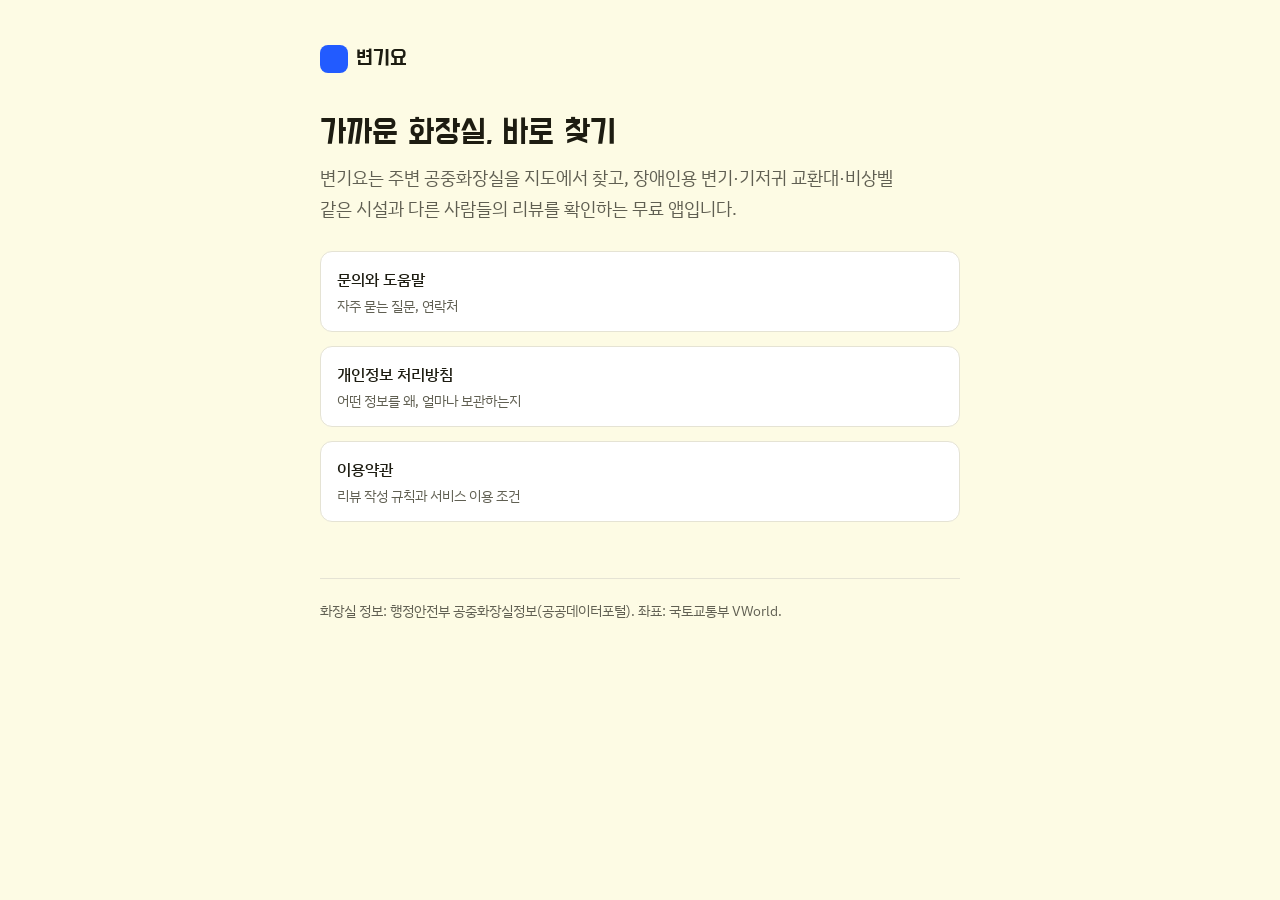
<file: index.html>
<!doctype html>
<html lang="ko">
<head>
  <meta charset="utf-8">
  <meta name="viewport" content="width=device-width, initial-scale=1">
  <title>변기요</title>
  <meta name="description" content="변기요는 주변 공중화장실을 지도에서 찾고, 장애인용·기저귀 교환대 같은 시설과 리뷰를 확인하는 무료 앱입니다.">
  <link rel="stylesheet" href="https://fonts.googleapis.com/css2?family=Do+Hyeon&family=IBM+Plex+Sans+KR:wght@400;500;600&display=swap">
  <link rel="stylesheet" href="style.css">
</head>
<body>
<main>
  <nav class="top">
    <a class="brand" href="./"><span class="brand-mark" aria-hidden="true"></span>변기요</a>
  </nav>

  <section class="hero">
    <h1>가까운 화장실, 바로 찾기</h1>
    <p>변기요는 주변 공중화장실을 지도에서 찾고, 장애인용 변기·기저귀 교환대·비상벨 같은 시설과 다른 사람들의 리뷰를 확인하는 무료 앱입니다.</p>
  </section>

  <ul class="links">
    <li><a href="support.html">문의와 도움말<span>자주 묻는 질문, 연락처</span></a></li>
    <li><a href="privacy.html">개인정보 처리방침<span>어떤 정보를 왜, 얼마나 보관하는지</span></a></li>
    <li><a href="terms.html">이용약관<span>리뷰 작성 규칙과 서비스 이용 조건</span></a></li>
  </ul>

  <footer>
    화장실 정보: 행정안전부 공중화장실정보(공공데이터포털). 좌표: 국토교통부 VWorld.
  </footer>
</main>
</body>
</html>
</file>
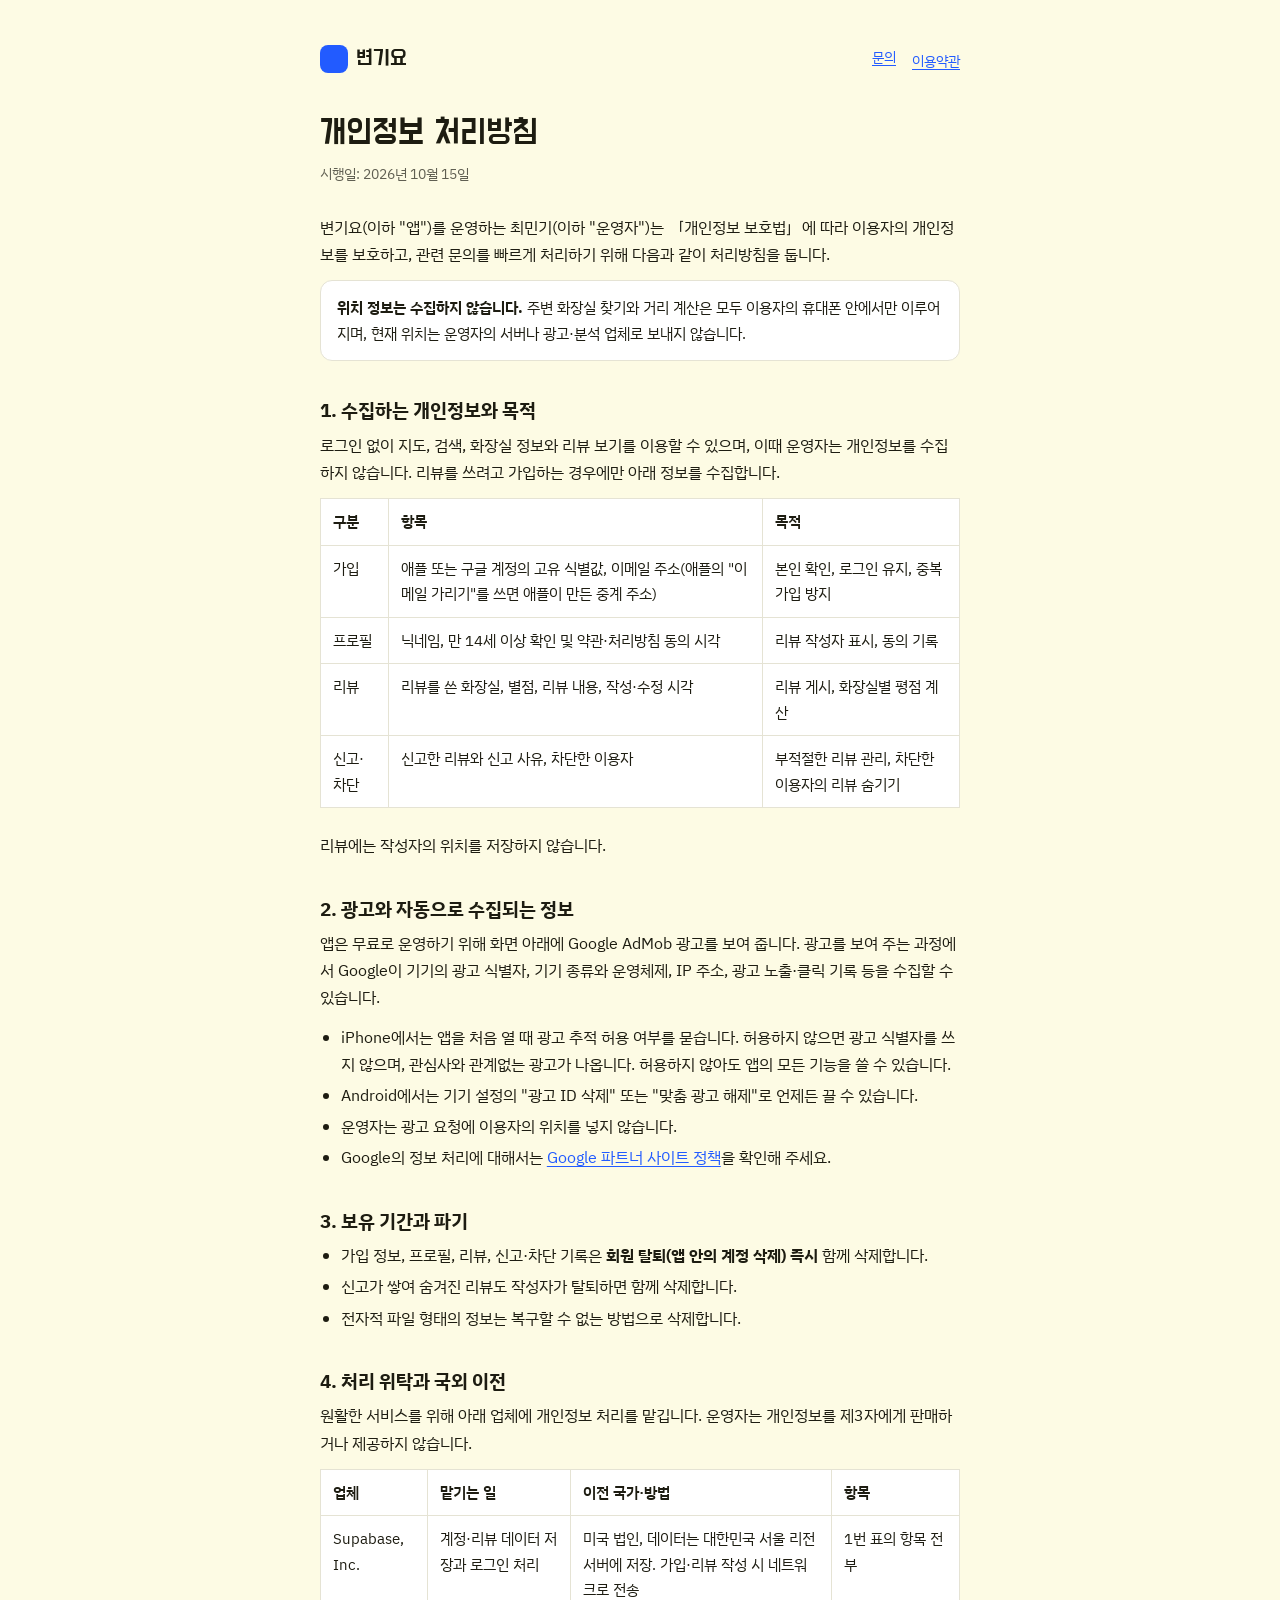
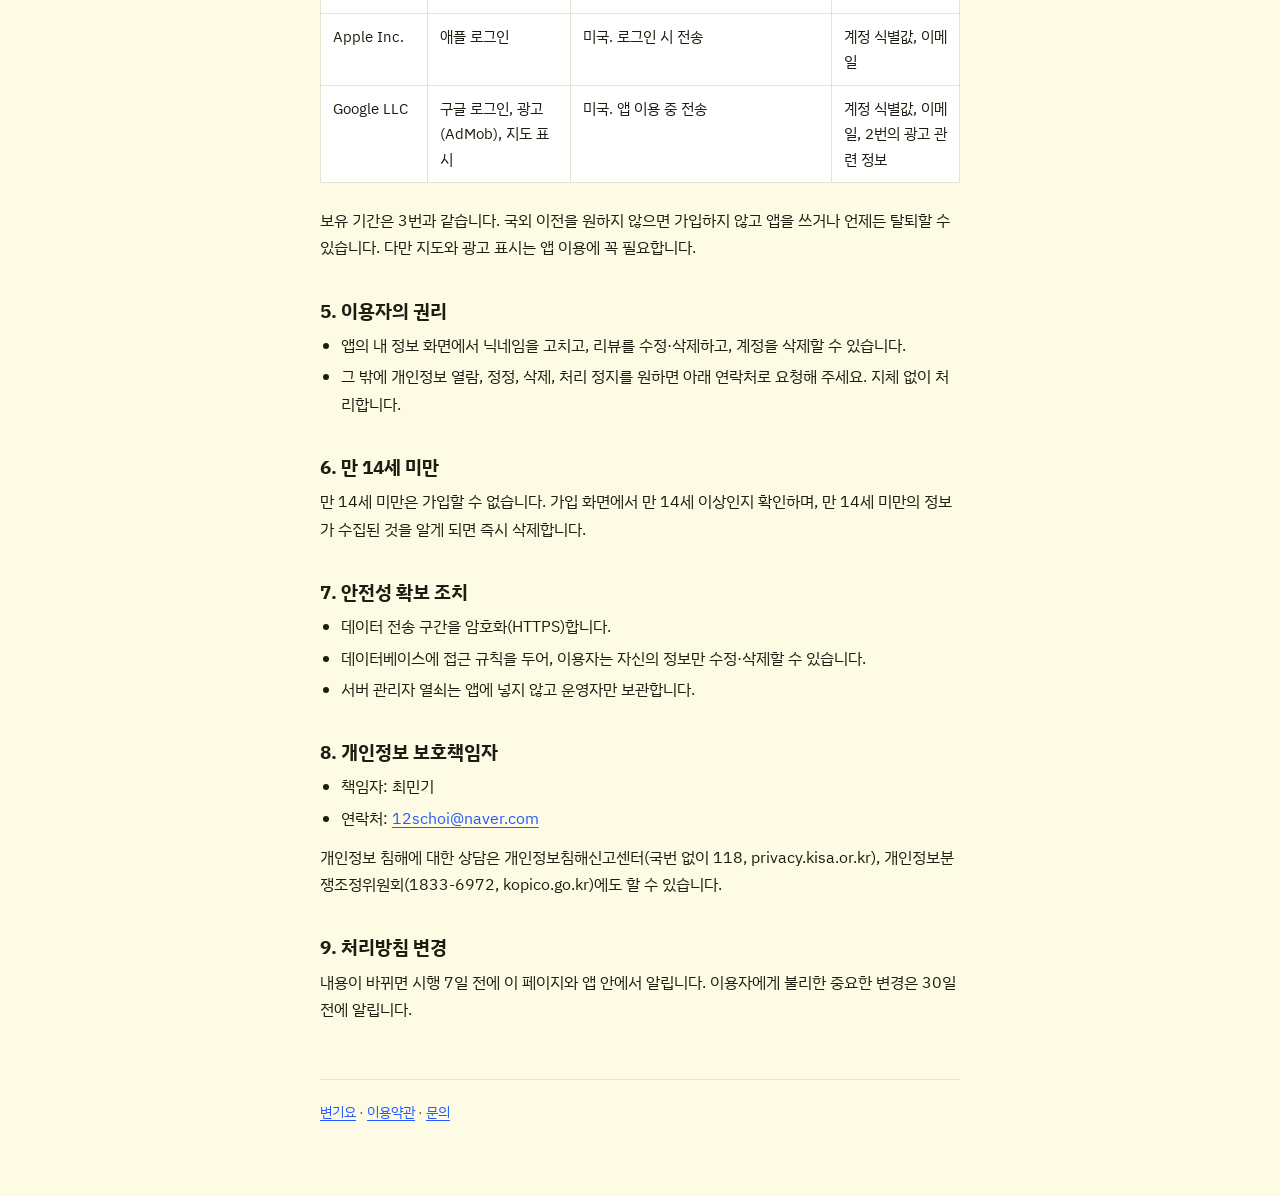
<file: privacy.html>
<!doctype html>
<html lang="ko">
<head>
  <meta charset="utf-8">
  <meta name="viewport" content="width=device-width, initial-scale=1">
  <title>변기요 개인정보 처리방침</title>
  <link rel="stylesheet" href="https://fonts.googleapis.com/css2?family=Do+Hyeon&family=IBM+Plex+Sans+KR:wght@400;500;600&display=swap">
  <link rel="stylesheet" href="style.css">
</head>
<body>
<main>
  <nav class="top">
    <a class="brand" href="./"><span class="brand-mark" aria-hidden="true"></span>변기요</a>
    <ul><li><a href="support.html">문의</a></li><li><a href="terms.html">이용약관</a></li></ul>
  </nav>

  <h1>개인정보 처리방침</h1>
  <p class="meta">시행일: 2026년 10월 15일</p>

  <p>변기요(이하 "앱")를 운영하는 최민기(이하 "운영자")는 「개인정보 보호법」에 따라 이용자의 개인정보를 보호하고, 관련 문의를 빠르게 처리하기 위해 다음과 같이 처리방침을 둡니다.</p>

  <div class="note">
    <strong>위치 정보는 수집하지 않습니다.</strong> 주변 화장실 찾기와 거리 계산은 모두 이용자의 휴대폰 안에서만 이루어지며, 현재 위치는 운영자의 서버나 광고·분석 업체로 보내지 않습니다.
  </div>

  <h2>1. 수집하는 개인정보와 목적</h2>
  <p>로그인 없이 지도, 검색, 화장실 정보와 리뷰 보기를 이용할 수 있으며, 이때 운영자는 개인정보를 수집하지 않습니다. 리뷰를 쓰려고 가입하는 경우에만 아래 정보를 수집합니다.</p>
  <div class="table-wrap">
    <table>
      <thead><tr><th>구분</th><th>항목</th><th>목적</th></tr></thead>
      <tbody>
        <tr><td>가입</td><td>애플 또는 구글 계정의 고유 식별값, 이메일 주소(애플의 "이메일 가리기"를 쓰면 애플이 만든 중계 주소)</td><td>본인 확인, 로그인 유지, 중복 가입 방지</td></tr>
        <tr><td>프로필</td><td>닉네임, 만 14세 이상 확인 및 약관·처리방침 동의 시각</td><td>리뷰 작성자 표시, 동의 기록</td></tr>
        <tr><td>리뷰</td><td>리뷰를 쓴 화장실, 별점, 리뷰 내용, 작성·수정 시각</td><td>리뷰 게시, 화장실별 평점 계산</td></tr>
        <tr><td>신고·차단</td><td>신고한 리뷰와 신고 사유, 차단한 이용자</td><td>부적절한 리뷰 관리, 차단한 이용자의 리뷰 숨기기</td></tr>
      </tbody>
    </table>
  </div>
  <p>리뷰에는 작성자의 위치를 저장하지 않습니다.</p>

  <h2>2. 광고와 자동으로 수집되는 정보</h2>
  <p>앱은 무료로 운영하기 위해 화면 아래에 Google AdMob 광고를 보여 줍니다. 광고를 보여 주는 과정에서 Google이 기기의 광고 식별자, 기기 종류와 운영체제, IP 주소, 광고 노출·클릭 기록 등을 수집할 수 있습니다.</p>
  <ul>
    <li>iPhone에서는 앱을 처음 열 때 광고 추적 허용 여부를 묻습니다. 허용하지 않으면 광고 식별자를 쓰지 않으며, 관심사와 관계없는 광고가 나옵니다. 허용하지 않아도 앱의 모든 기능을 쓸 수 있습니다.</li>
    <li>Android에서는 기기 설정의 "광고 ID 삭제" 또는 "맞춤 광고 해제"로 언제든 끌 수 있습니다.</li>
    <li>운영자는 광고 요청에 이용자의 위치를 넣지 않습니다.</li>
    <li>Google의 정보 처리에 대해서는 <a href="https://policies.google.com/technologies/partner-sites?hl=ko">Google 파트너 사이트 정책</a>을 확인해 주세요.</li>
  </ul>

  <h2>3. 보유 기간과 파기</h2>
  <ul>
    <li>가입 정보, 프로필, 리뷰, 신고·차단 기록은 <strong>회원 탈퇴(앱 안의 계정 삭제) 즉시</strong> 함께 삭제합니다.</li>
    <li>신고가 쌓여 숨겨진 리뷰도 작성자가 탈퇴하면 함께 삭제합니다.</li>
    <li>전자적 파일 형태의 정보는 복구할 수 없는 방법으로 삭제합니다.</li>
  </ul>

  <h2>4. 처리 위탁과 국외 이전</h2>
  <p>원활한 서비스를 위해 아래 업체에 개인정보 처리를 맡깁니다. 운영자는 개인정보를 제3자에게 판매하거나 제공하지 않습니다.</p>
  <div class="table-wrap">
    <table>
      <thead><tr><th>업체</th><th>맡기는 일</th><th>이전 국가·방법</th><th>항목</th></tr></thead>
      <tbody>
        <tr><td>Supabase, Inc.</td><td>계정·리뷰 데이터 저장과 로그인 처리</td><td>미국 법인, 데이터는 대한민국 서울 리전 서버에 저장. 가입·리뷰 작성 시 네트워크로 전송</td><td>1번 표의 항목 전부</td></tr>
        <tr><td>Apple Inc.</td><td>애플 로그인</td><td>미국. 로그인 시 전송</td><td>계정 식별값, 이메일</td></tr>
        <tr><td>Google LLC</td><td>구글 로그인, 광고(AdMob), 지도 표시</td><td>미국. 앱 이용 중 전송</td><td>계정 식별값, 이메일, 2번의 광고 관련 정보</td></tr>
      </tbody>
    </table>
  </div>
  <p>보유 기간은 3번과 같습니다. 국외 이전을 원하지 않으면 가입하지 않고 앱을 쓰거나 언제든 탈퇴할 수 있습니다. 다만 지도와 광고 표시는 앱 이용에 꼭 필요합니다.</p>

  <h2>5. 이용자의 권리</h2>
  <ul>
    <li>앱의 내 정보 화면에서 닉네임을 고치고, 리뷰를 수정·삭제하고, 계정을 삭제할 수 있습니다.</li>
    <li>그 밖에 개인정보 열람, 정정, 삭제, 처리 정지를 원하면 아래 연락처로 요청해 주세요. 지체 없이 처리합니다.</li>
  </ul>

  <h2>6. 만 14세 미만</h2>
  <p>만 14세 미만은 가입할 수 없습니다. 가입 화면에서 만 14세 이상인지 확인하며, 만 14세 미만의 정보가 수집된 것을 알게 되면 즉시 삭제합니다.</p>

  <h2>7. 안전성 확보 조치</h2>
  <ul>
    <li>데이터 전송 구간을 암호화(HTTPS)합니다.</li>
    <li>데이터베이스에 접근 규칙을 두어, 이용자는 자신의 정보만 수정·삭제할 수 있습니다.</li>
    <li>서버 관리자 열쇠는 앱에 넣지 않고 운영자만 보관합니다.</li>
  </ul>

  <h2>8. 개인정보 보호책임자</h2>
  <ul>
    <li>책임자: 최민기</li>
    <li>연락처: <a href="mailto:12schoi@naver.com">12schoi@naver.com</a></li>
  </ul>
  <p>개인정보 침해에 대한 상담은 개인정보침해신고센터(국번 없이 118, privacy.kisa.or.kr), 개인정보분쟁조정위원회(1833-6972, kopico.go.kr)에도 할 수 있습니다.</p>

  <h2>9. 처리방침 변경</h2>
  <p>내용이 바뀌면 시행 7일 전에 이 페이지와 앱 안에서 알립니다. 이용자에게 불리한 중요한 변경은 30일 전에 알립니다.</p>

  <footer><a href="./">변기요</a> · <a href="terms.html">이용약관</a> · <a href="support.html">문의</a></footer>
</main>
</body>
</html>
</file>
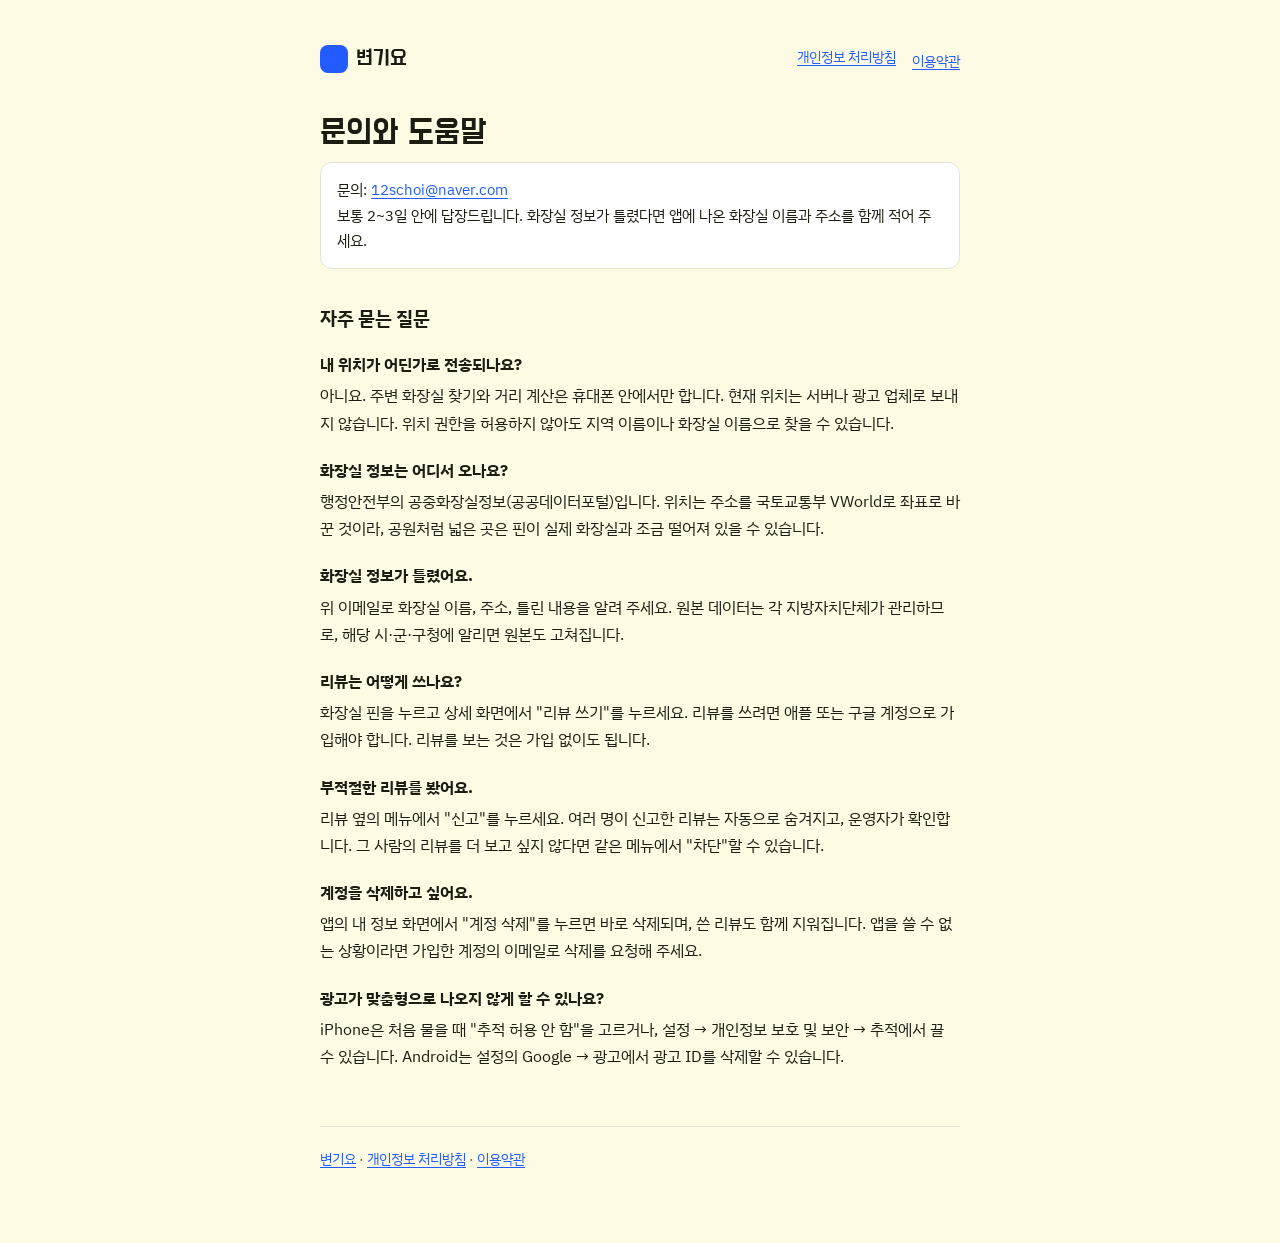
<file: support.html>
<!doctype html>
<html lang="ko">
<head>
  <meta charset="utf-8">
  <meta name="viewport" content="width=device-width, initial-scale=1">
  <title>변기요 문의와 도움말</title>
  <link rel="stylesheet" href="https://fonts.googleapis.com/css2?family=Do+Hyeon&family=IBM+Plex+Sans+KR:wght@400;500;600&display=swap">
  <link rel="stylesheet" href="style.css">
</head>
<body>
<main>
  <nav class="top">
    <a class="brand" href="./"><span class="brand-mark" aria-hidden="true"></span>변기요</a>
    <ul><li><a href="privacy.html">개인정보 처리방침</a></li><li><a href="terms.html">이용약관</a></li></ul>
  </nav>

  <h1>문의와 도움말</h1>

  <div class="note">
    문의: <a href="mailto:12schoi@naver.com">12schoi@naver.com</a><br>
    보통 2~3일 안에 답장드립니다. 화장실 정보가 틀렸다면 앱에 나온 화장실 이름과 주소를 함께 적어 주세요.
  </div>

  <h2>자주 묻는 질문</h2>

  <h3>내 위치가 어딘가로 전송되나요?</h3>
  <p>아니요. 주변 화장실 찾기와 거리 계산은 휴대폰 안에서만 합니다. 현재 위치는 서버나 광고 업체로 보내지 않습니다. 위치 권한을 허용하지 않아도 지역 이름이나 화장실 이름으로 찾을 수 있습니다.</p>

  <h3>화장실 정보는 어디서 오나요?</h3>
  <p>행정안전부의 공중화장실정보(공공데이터포털)입니다. 위치는 주소를 국토교통부 VWorld로 좌표로 바꾼 것이라, 공원처럼 넓은 곳은 핀이 실제 화장실과 조금 떨어져 있을 수 있습니다.</p>

  <h3>화장실 정보가 틀렸어요.</h3>
  <p>위 이메일로 화장실 이름, 주소, 틀린 내용을 알려 주세요. 원본 데이터는 각 지방자치단체가 관리하므로, 해당 시·군·구청에 알리면 원본도 고쳐집니다.</p>

  <h3>리뷰는 어떻게 쓰나요?</h3>
  <p>화장실 핀을 누르고 상세 화면에서 "리뷰 쓰기"를 누르세요. 리뷰를 쓰려면 애플 또는 구글 계정으로 가입해야 합니다. 리뷰를 보는 것은 가입 없이도 됩니다.</p>

  <h3>부적절한 리뷰를 봤어요.</h3>
  <p>리뷰 옆의 메뉴에서 "신고"를 누르세요. 여러 명이 신고한 리뷰는 자동으로 숨겨지고, 운영자가 확인합니다. 그 사람의 리뷰를 더 보고 싶지 않다면 같은 메뉴에서 "차단"할 수 있습니다.</p>

  <h3>계정을 삭제하고 싶어요.</h3>
  <p>앱의 내 정보 화면에서 "계정 삭제"를 누르면 바로 삭제되며, 쓴 리뷰도 함께 지워집니다. 앱을 쓸 수 없는 상황이라면 가입한 계정의 이메일로 삭제를 요청해 주세요.</p>

  <h3>광고가 맞춤형으로 나오지 않게 할 수 있나요?</h3>
  <p>iPhone은 처음 물을 때 "추적 허용 안 함"을 고르거나, 설정 → 개인정보 보호 및 보안 → 추적에서 끌 수 있습니다. Android는 설정의 Google → 광고에서 광고 ID를 삭제할 수 있습니다.</p>

  <footer><a href="./">변기요</a> · <a href="privacy.html">개인정보 처리방침</a> · <a href="terms.html">이용약관</a></footer>
</main>
</body>
</html>
</file>
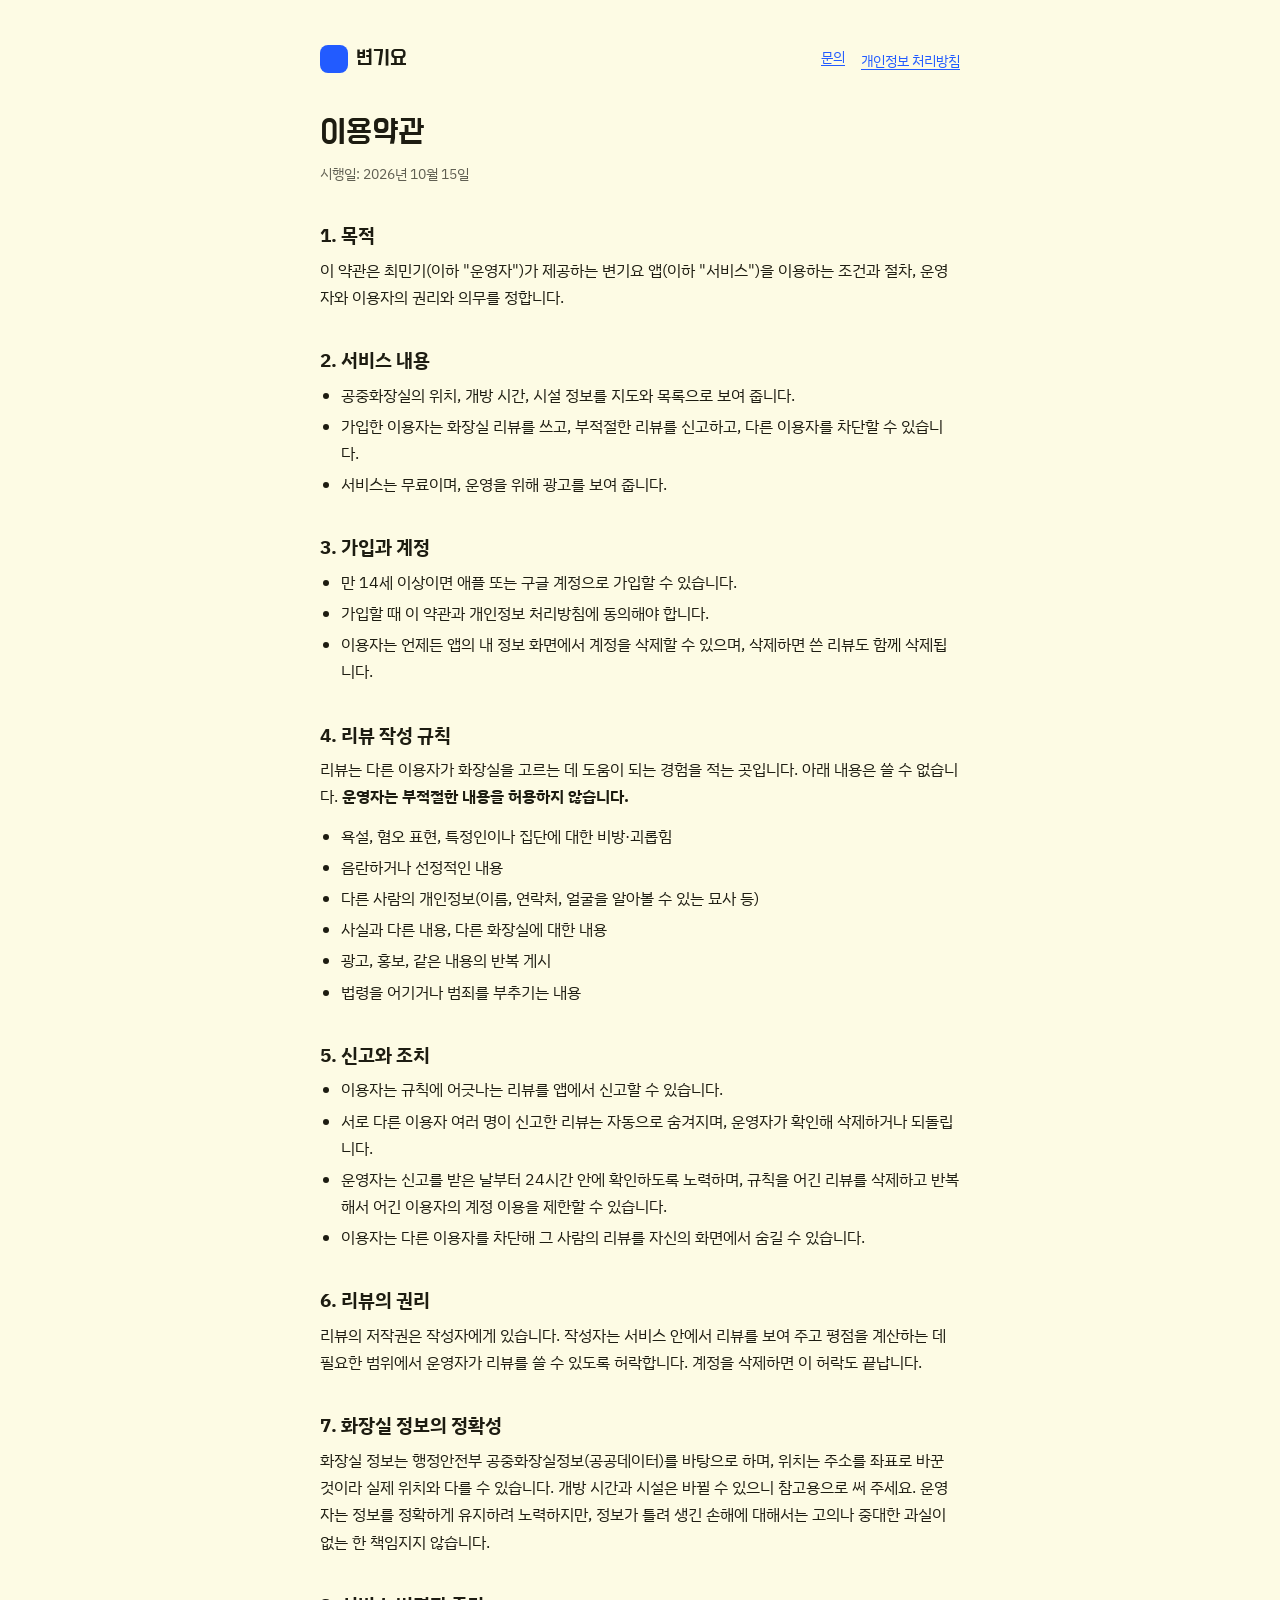
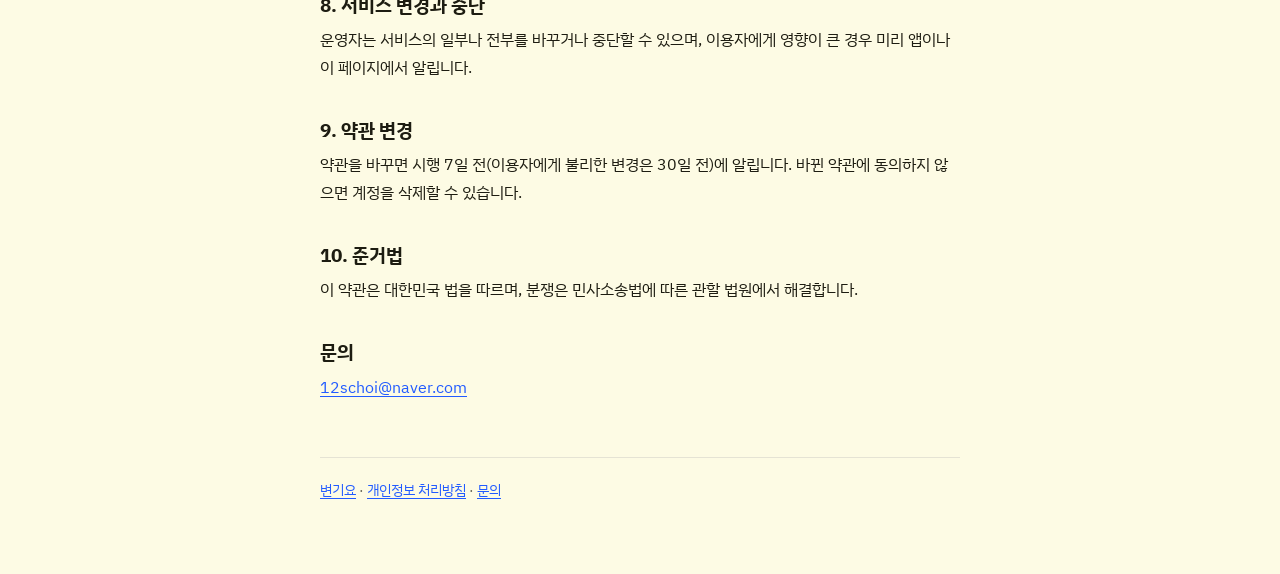
<file: terms.html>
<!doctype html>
<html lang="ko">
<head>
  <meta charset="utf-8">
  <meta name="viewport" content="width=device-width, initial-scale=1">
  <title>변기요 이용약관</title>
  <link rel="stylesheet" href="https://fonts.googleapis.com/css2?family=Do+Hyeon&family=IBM+Plex+Sans+KR:wght@400;500;600&display=swap">
  <link rel="stylesheet" href="style.css">
</head>
<body>
<main>
  <nav class="top">
    <a class="brand" href="./"><span class="brand-mark" aria-hidden="true"></span>변기요</a>
    <ul><li><a href="support.html">문의</a></li><li><a href="privacy.html">개인정보 처리방침</a></li></ul>
  </nav>

  <h1>이용약관</h1>
  <p class="meta">시행일: 2026년 10월 15일</p>

  <h2>1. 목적</h2>
  <p>이 약관은 최민기(이하 "운영자")가 제공하는 변기요 앱(이하 "서비스")을 이용하는 조건과 절차, 운영자와 이용자의 권리와 의무를 정합니다.</p>

  <h2>2. 서비스 내용</h2>
  <ul>
    <li>공중화장실의 위치, 개방 시간, 시설 정보를 지도와 목록으로 보여 줍니다.</li>
    <li>가입한 이용자는 화장실 리뷰를 쓰고, 부적절한 리뷰를 신고하고, 다른 이용자를 차단할 수 있습니다.</li>
    <li>서비스는 무료이며, 운영을 위해 광고를 보여 줍니다.</li>
  </ul>

  <h2>3. 가입과 계정</h2>
  <ul>
    <li>만 14세 이상이면 애플 또는 구글 계정으로 가입할 수 있습니다.</li>
    <li>가입할 때 이 약관과 개인정보 처리방침에 동의해야 합니다.</li>
    <li>이용자는 언제든 앱의 내 정보 화면에서 계정을 삭제할 수 있으며, 삭제하면 쓴 리뷰도 함께 삭제됩니다.</li>
  </ul>

  <h2>4. 리뷰 작성 규칙</h2>
  <p>리뷰는 다른 이용자가 화장실을 고르는 데 도움이 되는 경험을 적는 곳입니다. 아래 내용은 쓸 수 없습니다. <strong>운영자는 부적절한 내용을 허용하지 않습니다.</strong></p>
  <ul>
    <li>욕설, 혐오 표현, 특정인이나 집단에 대한 비방·괴롭힘</li>
    <li>음란하거나 선정적인 내용</li>
    <li>다른 사람의 개인정보(이름, 연락처, 얼굴을 알아볼 수 있는 묘사 등)</li>
    <li>사실과 다른 내용, 다른 화장실에 대한 내용</li>
    <li>광고, 홍보, 같은 내용의 반복 게시</li>
    <li>법령을 어기거나 범죄를 부추기는 내용</li>
  </ul>

  <h2>5. 신고와 조치</h2>
  <ul>
    <li>이용자는 규칙에 어긋나는 리뷰를 앱에서 신고할 수 있습니다.</li>
    <li>서로 다른 이용자 여러 명이 신고한 리뷰는 자동으로 숨겨지며, 운영자가 확인해 삭제하거나 되돌립니다.</li>
    <li>운영자는 신고를 받은 날부터 24시간 안에 확인하도록 노력하며, 규칙을 어긴 리뷰를 삭제하고 반복해서 어긴 이용자의 계정 이용을 제한할 수 있습니다.</li>
    <li>이용자는 다른 이용자를 차단해 그 사람의 리뷰를 자신의 화면에서 숨길 수 있습니다.</li>
  </ul>

  <h2>6. 리뷰의 권리</h2>
  <p>리뷰의 저작권은 작성자에게 있습니다. 작성자는 서비스 안에서 리뷰를 보여 주고 평점을 계산하는 데 필요한 범위에서 운영자가 리뷰를 쓸 수 있도록 허락합니다. 계정을 삭제하면 이 허락도 끝납니다.</p>

  <h2>7. 화장실 정보의 정확성</h2>
  <p>화장실 정보는 행정안전부 공중화장실정보(공공데이터)를 바탕으로 하며, 위치는 주소를 좌표로 바꾼 것이라 실제 위치와 다를 수 있습니다. 개방 시간과 시설은 바뀔 수 있으니 참고용으로 써 주세요. 운영자는 정보를 정확하게 유지하려 노력하지만, 정보가 틀려 생긴 손해에 대해서는 고의나 중대한 과실이 없는 한 책임지지 않습니다.</p>

  <h2>8. 서비스 변경과 중단</h2>
  <p>운영자는 서비스의 일부나 전부를 바꾸거나 중단할 수 있으며, 이용자에게 영향이 큰 경우 미리 앱이나 이 페이지에서 알립니다.</p>

  <h2>9. 약관 변경</h2>
  <p>약관을 바꾸면 시행 7일 전(이용자에게 불리한 변경은 30일 전)에 알립니다. 바뀐 약관에 동의하지 않으면 계정을 삭제할 수 있습니다.</p>

  <h2>10. 준거법</h2>
  <p>이 약관은 대한민국 법을 따르며, 분쟁은 민사소송법에 따른 관할 법원에서 해결합니다.</p>

  <h2>문의</h2>
  <p><a href="mailto:12schoi@naver.com">12schoi@naver.com</a></p>

  <footer><a href="./">변기요</a> · <a href="privacy.html">개인정보 처리방침</a> · <a href="support.html">문의</a></footer>
</main>
</body>
</html>
</file>
<file: style.css>
/* 변기요 안내 페이지. 앱과 같은 Butter 톤(크림 바탕·파랑 / 어두운 갈색 바탕·버터 옐로). */
:root {
  --bg: #FDFBE4;
  --surface: #FFFFFF;
  --ink: #1d1c11;
  --muted: #605f52;
  --line: #e5e3d4;
  --accent: #225BFF;
  --font-display: "Do Hyeon", "IBM Plex Sans KR", system-ui, sans-serif;
  --font-body: "IBM Plex Sans KR", "Apple SD Gothic Neo", "Malgun Gothic", system-ui, sans-serif;
  color-scheme: light;
}
@media (prefers-color-scheme: dark) {
  :root {
    --bg: #261A13;
    --surface: #3A2A1F;
    --ink: #f3f2e2;
    --muted: #adac9e;
    --line: #4c3e32;
    --accent: #FDEE8C;
    color-scheme: dark;
  }
}

* { box-sizing: border-box; }
html { -webkit-text-size-adjust: 100%; }
body {
  margin: 0;
  background: var(--bg);
  color: var(--ink);
  font-family: var(--font-body);
  font-size: 16px;
  line-height: 1.7;
}
main {
  max-width: 680px;
  margin: 0 auto;
  padding-inline: 20px;
  padding-block: 40px 72px;
}
a { color: var(--accent); text-underline-offset: 3px; }
a:focus-visible { outline: 2px solid var(--accent); outline-offset: 2px; border-radius: 2px; }

.brand {
  display: inline-flex; align-items: center; gap: 8px;
  font-family: var(--font-display); font-size: 22px; color: var(--ink); text-decoration: none;
}
.brand-mark {
  width: 28px; height: 28px; border-radius: 8px; background: var(--accent);
  display: inline-block;
}
nav.top { display: flex; flex-wrap: wrap; align-items: center; justify-content: space-between; gap: 12px; margin-bottom: 36px; }
nav.top ul { list-style: none; display: flex; flex-wrap: wrap; gap: 16px; margin: 0; padding: 0; font-size: 14px; }

h1 { font-family: var(--font-display); font-weight: 400; font-size: 34px; line-height: 1.2; margin: 0 0 8px; text-wrap: balance; }
h2 { font-size: 19px; margin: 36px 0 8px; line-height: 1.4; }
h3 { font-size: 16px; margin: 20px 0 4px; }
p, ul, ol, table { margin: 0 0 12px; }
ul, ol { padding-left: 1.3em; }
li + li { margin-top: 4px; }
.meta { color: var(--muted); font-size: 14px; margin-bottom: 28px; }
.note { background: var(--surface); border: 1px solid var(--line); border-radius: 12px; padding: 14px 16px; font-size: 15px; }

.table-wrap { overflow-x: auto; margin-bottom: 12px; }
table { width: 100%; border-collapse: collapse; font-size: 15px; background: var(--surface); }
th, td { text-align: left; vertical-align: top; padding: 10px 12px; border: 1px solid var(--line); }
th { font-weight: 600; white-space: nowrap; }

.hero p { font-size: 18px; color: var(--muted); max-width: 32em; }
.links { list-style: none; padding: 0; display: grid; gap: 10px; margin-top: 28px; }
.links a {
  display: block; padding: 14px 16px; border-radius: 12px; text-decoration: none;
  background: var(--surface); border: 1px solid var(--line); color: var(--ink); font-weight: 500;
}
.links a span { display: block; font-weight: 400; font-size: 14px; color: var(--muted); }

footer { margin-top: 56px; padding-top: 20px; border-top: 1px solid var(--line); color: var(--muted); font-size: 14px; }
</file>
